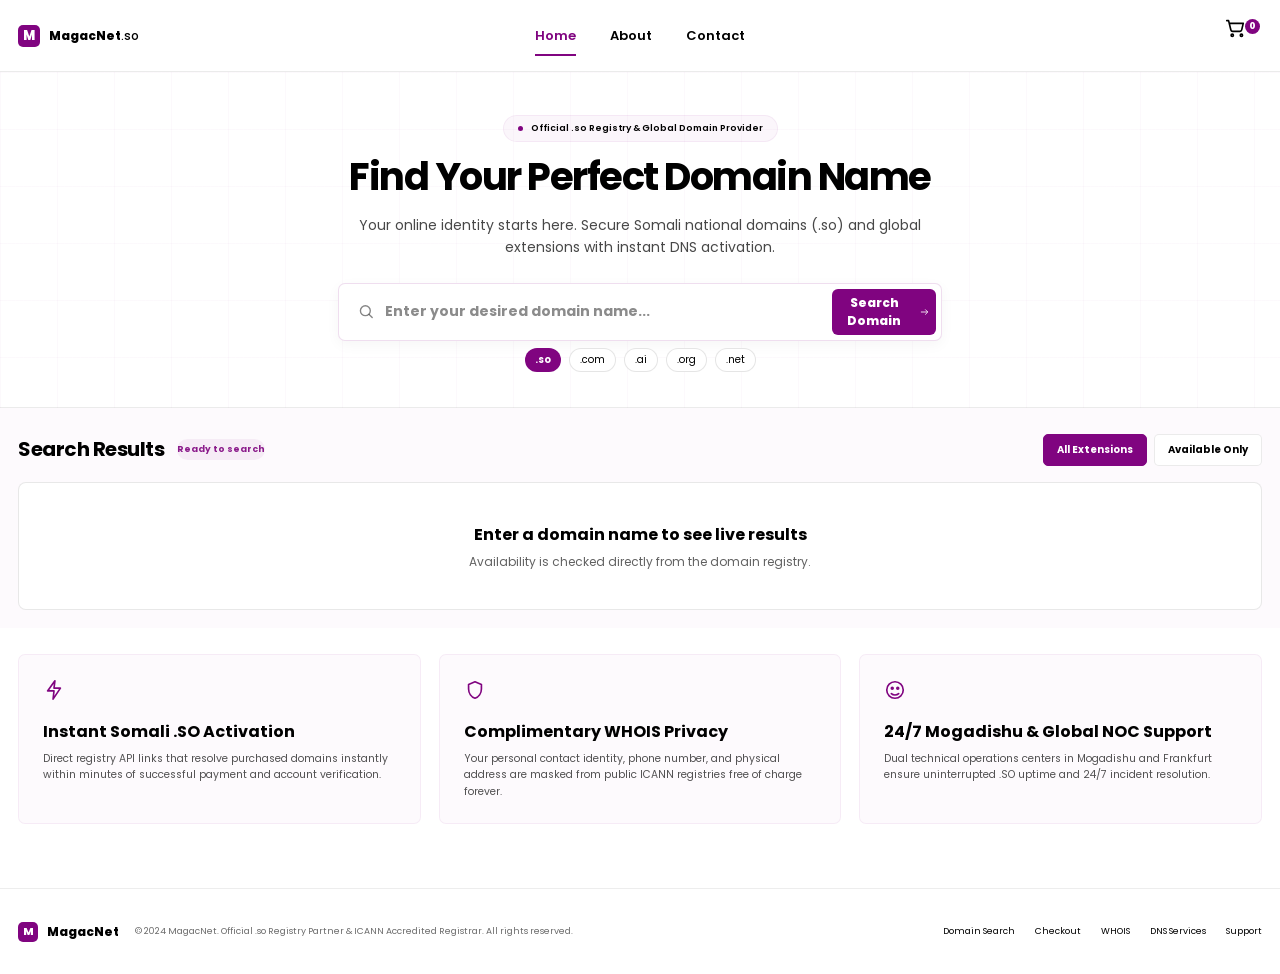
<file: INDEX.HTML>
<!DOCTYPE html>
<html lang="en">
<head>
    <meta charset="UTF-8">
    <meta name="viewport" content="width=device-width, initial-scale=1.0">
    <meta name="description" content="Search and register the perfect domain name with MagacNet.">
    <title>MagacNet | Domain Search and Registration</title>
    <link rel="preconnect" href="https://fonts.googleapis.com">
    <link rel="preconnect" href="https://fonts.gstatic.com" crossorigin>
    <link href="https://fonts.googleapis.com/css2?family=Poppins:wght@400;500;600;700&display=swap" rel="stylesheet">
    <link rel="stylesheet" href="style.css">
    <script src="script.js" defer></script>
</head>
<body>
    <header class="site-header">
        <div class="header-inner">
            <a class="brand" href="#" aria-label="MagacNet home">
                <span class="brand-mark">M</span>
                <span class="brand-name">MagacNet<span>.so</span></span>
            </a>

            <nav class="main-nav" aria-label="Primary navigation">
                <a class="active" href="#">Home</a>
                <a href="#about">About</a>
                <a href="#contact">Contact</a>
            </nav>

            <div class="header-actions">
                <a class="cart-button" href="cart.html" aria-label="Open shopping cart">
                    <svg viewBox="0 0 24 24" aria-hidden="true"><circle cx="9" cy="20" r="1.25"/><circle cx="19" cy="20" r="1.25"/><path d="M3 4h2l2.5 10.2a2 2 0 0 0 2 1.5h7.8a2 2 0 0 0 2-1.6L21 7H6"/></svg>
                    <span class="cart-count" id="cart-count">0</span>
                </a>
            </div>
        </div>
    </header>

    <main>
        <section class="hero" aria-labelledby="hero-title">
            <div class="hero-inner">
                <p class="provider-badge"><span></span> Official .so Registry &amp; Global Domain Provider</p>
                <h1 id="hero-title">Find Your Perfect Domain Name</h1>
                <p class="hero-copy">Your online identity starts here. Secure Somali national domains (.so) and global<br class="desktop-break"> extensions with instant DNS activation.</p>

                <form class="domain-search" id="domain-search-form" action="#results" method="get">
                    <label class="search-field">
                        <svg viewBox="0 0 24 24" aria-hidden="true"><circle cx="11" cy="11" r="6.5"/><path d="m16 16 4 4"/></svg>
                        <span class="sr-only">Domain name</span>
                        <input id="domain-input" type="text" name="domain" placeholder="Enter your desired domain name..." aria-label="Enter a domain name" autocomplete="off">
                    </label>
                    <button class="search-button" id="search-button" type="submit"><span>Search Domain</span>
                        <svg viewBox="0 0 24 24" aria-hidden="true"><path d="M5 12h13M14 7l5 5-5 5"/></svg>
                    </button>
                </form>

                <div class="popular-domains" aria-label="Popular domain extensions">
                    <button class="extension-button" type="button">.so</button>
                    <button type="button">.com</button>
                    <button type="button">.ai</button>
                    <button type="button">.org</button>
                    <button type="button">.net</button>
                </div>
            </div>
        </section>

        <section class="results-section" id="results" aria-labelledby="results-title">
            <div class="results-heading">
                <div class="results-title-wrap">
                    <h2 id="results-title">Search Results</h2>
                    <span class="result-count" id="result-count">Ready to search</span>
                </div>
                <div class="filter-actions" aria-label="Result filters">
                    <button class="filter-button active" type="button" data-filter="all">All Extensions</button>
                    <button class="filter-button" type="button" data-filter="available">Available Only</button>
                </div>
            </div>

            <div class="results-list" id="results-list" aria-live="polite">
                <div class="results-state">
                    <strong>Enter a domain name to see live results</strong>
                    <span>Availability is checked directly from the domain registry.</span>
                </div>
            </div>
        </section>

        <section class="trust-section" aria-label="Service benefits">
            <article class="trust-card">
                <svg viewBox="0 0 24 24" aria-hidden="true"><path d="m13 2-8 11h7l-1 9 8-12h-7z"/></svg>
                <h2>Instant Somali .SO Activation</h2>
                <p>Direct registry API links that resolve purchased domains instantly within minutes of successful payment and account verification.</p>
            </article>
            <article class="trust-card">
                <svg viewBox="0 0 24 24" aria-hidden="true"><path d="M12 3 5 6v5c0 4.6 2.9 8.7 7 10 4.1-1.3 7-5.4 7-10V6z"/></svg>
                <h2>Complimentary WHOIS Privacy</h2>
                <p>Your personal contact identity, phone number, and physical address are masked from public ICANN registries free of charge forever.</p>
            </article>
            <article class="trust-card">
                <svg viewBox="0 0 24 24" aria-hidden="true"><circle cx="12" cy="12" r="9"/><circle cx="9" cy="10" r="1"/><circle cx="15" cy="10" r="1"/><path d="M8 16c1 1 2.2 1.5 4 1.5s3-.5 4-1.5"/></svg>
                <h2>24/7 Mogadishu &amp; Global NOC Support</h2>
                <p>Dual technical operations centers in Mogadishu and Frankfurt ensure uninterrupted .SO uptime and 24/7 incident resolution.</p>
            </article>
        </section>
    </main>

    <div class="modal-backdrop" id="domain-modal" hidden>
        <section class="domain-modal" role="dialog" aria-modal="true" aria-labelledby="modal-domain-name">
            <button class="modal-close" id="modal-close" type="button" aria-label="Close domain details">&times;</button>
            <div id="modal-content"></div>
        </section>
    </div>
    <div class="toast" id="toast" role="status" aria-live="polite" aria-hidden="true"></div>

    <footer class="site-footer" id="contact">
        <div class="footer-inner">
            <div class="footer-brand">
                <a class="brand" href="#" aria-label="MagacNet home"><span class="brand-mark">M</span><span class="brand-name">MagacNet</span></a>
                <p>© 2024 MagacNet. Official .so Registry Partner &amp; ICANN Accredited Registrar. All rights reserved.</p>
            </div>
            <nav class="footer-nav" aria-label="Footer navigation">
                <a href="#results">Domain Search</a>
                <a href="cart.html">Checkout</a>
                <a href="#">WHOIS</a>
                <a href="#">DNS Services</a>
                <a href="#contact">Support</a>
            </nav>
        </div>
    </footer>
</body>
</html>
</file>
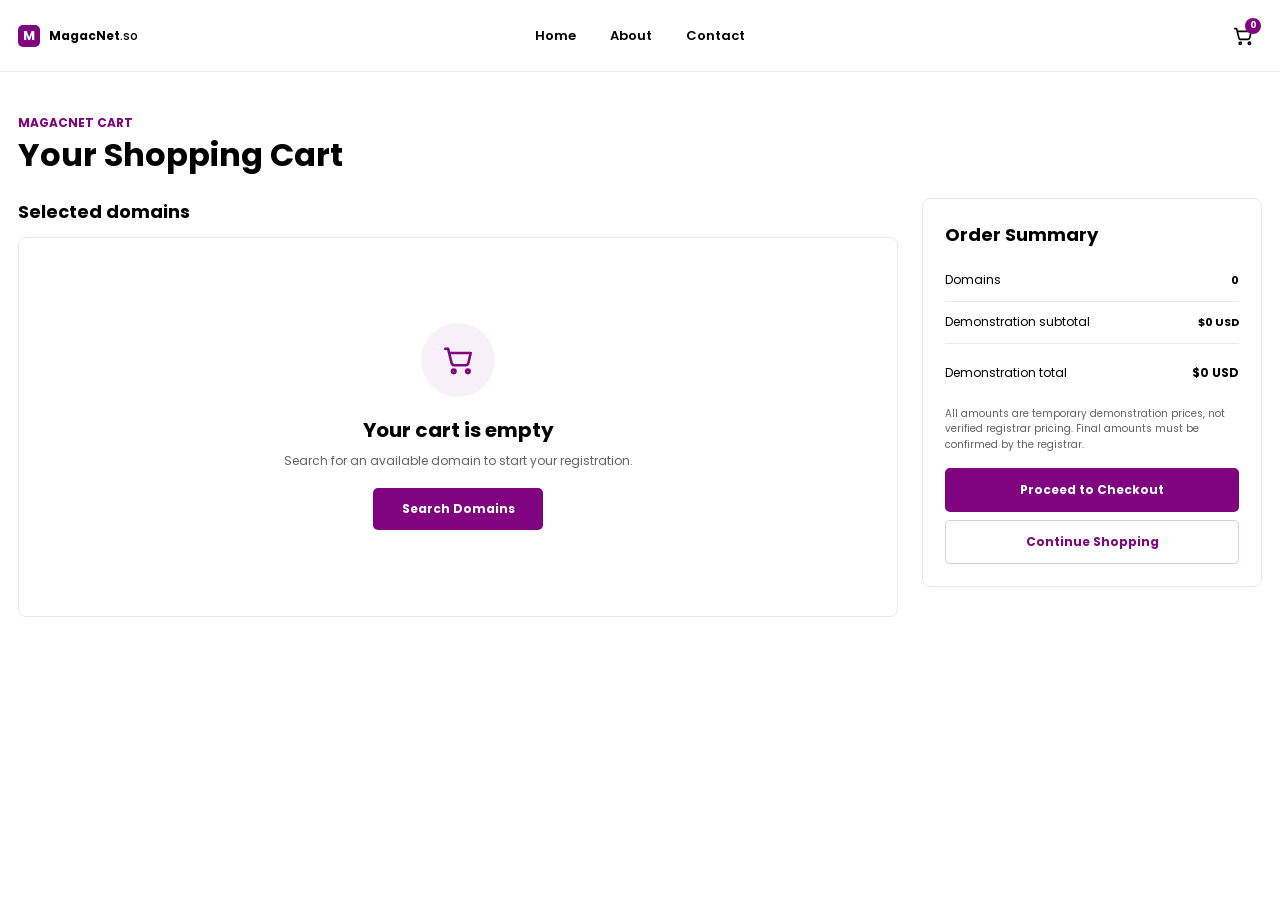
<file: cart.html>
<!DOCTYPE html>
<html lang="en">
<head>
    <meta charset="UTF-8">
    <meta name="viewport" content="width=device-width, initial-scale=1.0">
    <meta name="description" content="Review domains in your MagacNet shopping cart.">
    <title>Shopping Cart | MagacNet</title>
    <link rel="preconnect" href="https://fonts.googleapis.com">
    <link rel="preconnect" href="https://fonts.gstatic.com" crossorigin>
    <link href="https://fonts.googleapis.com/css2?family=Poppins:wght@400;500;600;700&display=swap" rel="stylesheet">
    <link rel="stylesheet" href="cart.css">
    <script src="cart.js" defer></script>
</head>
<body>
    <header class="site-header">
        <div class="header-inner">
            <a class="brand" href="index.html" aria-label="MagacNet home">
                <span class="brand-mark">M</span>
                <span class="brand-name">MagacNet<span>.so</span></span>
            </a>
            <nav class="main-nav" aria-label="Primary navigation">
                <a href="index.html">Home</a>
                <a href="index.html#about">About</a>
                <a href="index.html#contact">Contact</a>
            </nav>
            <a class="cart-button" href="cart.html" aria-label="Open shopping cart">
                <svg viewBox="0 0 24 24" aria-hidden="true"><circle cx="9" cy="20" r="1.25"/><circle cx="19" cy="20" r="1.25"/><path d="M3 4h2l2.5 10.2a2 2 0 0 0 2 1.5h7.8a2 2 0 0 0 2-1.6L21 7H6"/></svg>
                <span class="cart-count" id="cart-count">0</span>
            </a>
        </div>
    </header>

    <main class="cart-page">
        <div class="cart-heading">
            <p>MagacNet Cart</p>
            <h1>Your Shopping Cart</h1>
        </div>

        <div class="cart-layout">
            <section class="cart-items" aria-labelledby="cart-items-title">
                <h2 id="cart-items-title">Selected domains</h2>
                <div id="cart-items-list"></div>
            </section>

            <aside class="order-summary" aria-labelledby="summary-title">
                <h2 id="summary-title">Order Summary</h2>
                <div class="summary-row"><span>Domains</span><strong id="summary-count">0</strong></div>
                <div class="summary-row"><span>Demonstration subtotal</span><strong id="subtotal-amount">$0 USD</strong></div>
                <div class="summary-total"><span>Demonstration total</span><strong id="total-amount">$0 USD</strong></div>
                <p class="summary-note">All amounts are temporary demonstration prices, not verified registrar pricing. Final amounts must be confirmed by the registrar.</p>
                <a class="checkout-button" href="payment.html">Proceed to Checkout</a>
                <a class="continue-button" href="index.html">Continue Shopping</a>
            </aside>
        </div>
    </main>
</body>
</html>
</file>
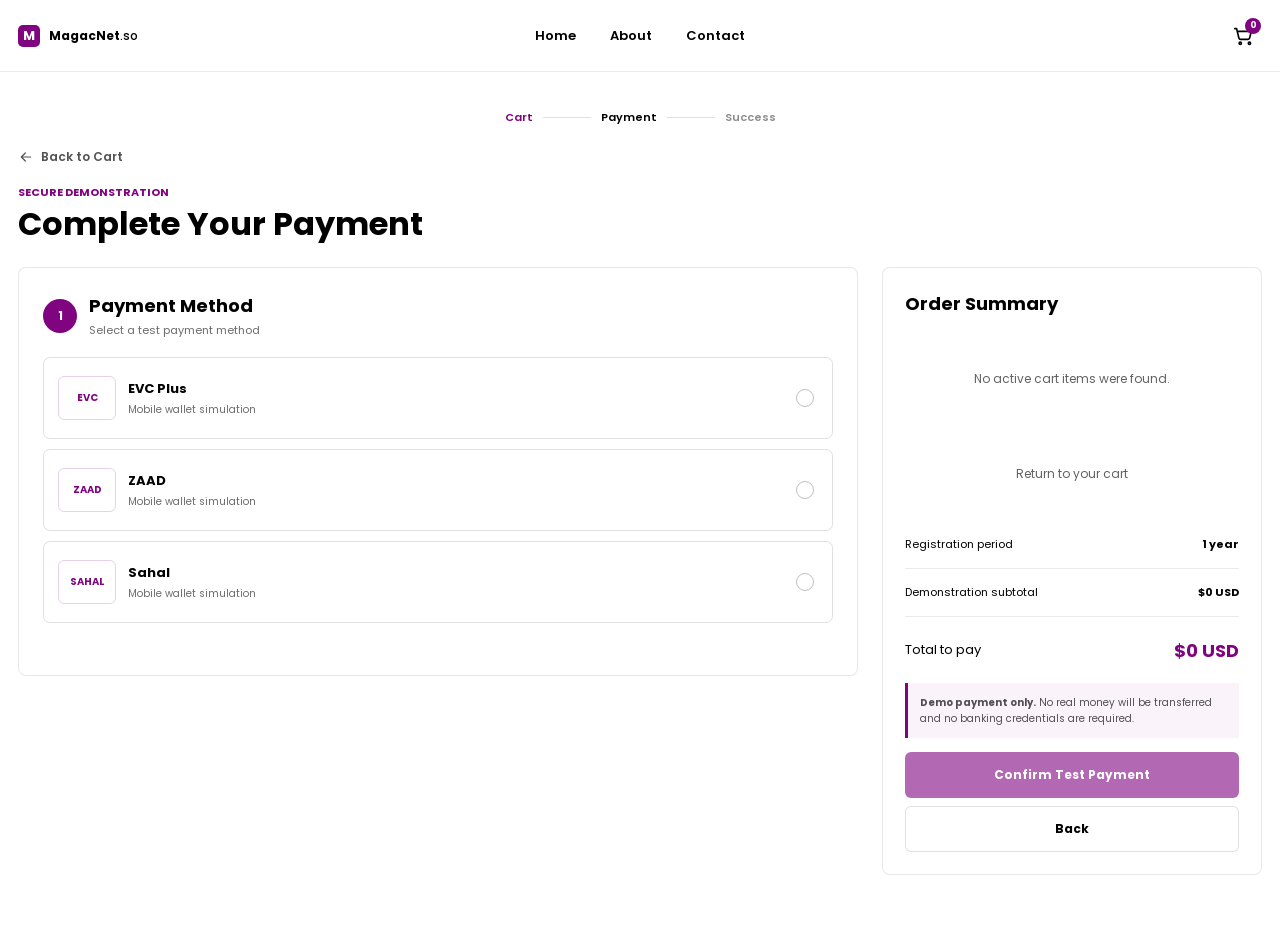
<file: payment.html>
<!DOCTYPE html>
<html lang="en">
<head>
    <meta charset="UTF-8">
    <meta name="viewport" content="width=device-width, initial-scale=1.0">
    <meta name="description" content="Complete a simulated MagacNet domain payment.">
    <title>Payment | MagacNet</title>
    <link rel="preconnect" href="https://fonts.googleapis.com">
    <link rel="preconnect" href="https://fonts.gstatic.com" crossorigin>
    <link href="https://fonts.googleapis.com/css2?family=Poppins:wght@400;500;600;700&display=swap" rel="stylesheet">
    <link rel="stylesheet" href="payment.css">
    <script src="payment.js" defer></script>
</head>
<body>
    <header class="site-header">
        <div class="header-inner">
            <a class="brand" href="index.html" aria-label="MagacNet home">
                <span class="brand-mark">M</span>
                <span class="brand-name">MagacNet<span>.so</span></span>
            </a>
            <nav class="main-nav" aria-label="Primary navigation">
                <a href="index.html">Home</a>
                <a href="index.html#about">About</a>
                <a href="index.html#contact">Contact</a>
            </nav>
            <a class="cart-button" href="cart.html" aria-label="Open shopping cart">
                <svg viewBox="0 0 24 24" aria-hidden="true"><circle cx="9" cy="20" r="1.25"/><circle cx="19" cy="20" r="1.25"/><path d="M3 4h2l2.5 10.2a2 2 0 0 0 2 1.5h7.8a2 2 0 0 0 2-1.6L21 7H6"/></svg>
                <span class="cart-count" id="cart-count">0</span>
            </a>
        </div>
    </header>

    <main class="payment-page">
        <div class="checkout-progress" aria-label="Payment progress">
            <span class="complete">Cart</span><i></i><span class="active">Payment</span><i></i><span>Success</span>
        </div>

        <div class="payment-heading">
            <a class="back-link" href="cart.html" aria-label="Back to cart">
                <svg viewBox="0 0 24 24" aria-hidden="true"><path d="M19 12H5M11 18l-6-6 6-6"/></svg>
                Back to Cart
            </a>
            <p>Secure demonstration</p>
            <h1>Complete Your Payment</h1>
        </div>

        <div class="payment-layout">
            <section class="payment-panel">
                <div class="section-heading">
                    <span>1</span>
                    <div><h2>Payment Method</h2><p>Select a test payment method</p></div>
                </div>

                <form id="payment-form" novalidate>
                    <fieldset class="payment-methods">
                        <legend class="sr-only">Choose a payment method</legend>
                        <label class="payment-method">
                            <input type="radio" name="payment-method" value="EVC Plus">
                            <span class="method-mark">EVC</span>
                            <span class="method-copy"><strong>EVC Plus</strong><small>Mobile wallet simulation</small></span>
                            <span class="radio-mark" aria-hidden="true"></span>
                        </label>
                        <label class="payment-method">
                            <input type="radio" name="payment-method" value="ZAAD">
                            <span class="method-mark">ZAAD</span>
                            <span class="method-copy"><strong>ZAAD</strong><small>Mobile wallet simulation</small></span>
                            <span class="radio-mark" aria-hidden="true"></span>
                        </label>
                        <label class="payment-method">
                            <input type="radio" name="payment-method" value="Sahal">
                            <span class="method-mark">SAHAL</span>
                            <span class="method-copy"><strong>Sahal</strong><small>Mobile wallet simulation</small></span>
                            <span class="radio-mark" aria-hidden="true"></span>
                        </label>
                    </fieldset>
                    <p class="method-error" id="method-error" role="alert"></p>
                </form>
            </section>

            <aside class="order-panel" aria-labelledby="order-title">
                <h2 id="order-title">Order Summary</h2>
                <div id="payment-domains"></div>
                <div class="payment-summary-row"><span>Registration period</span><strong>1 year</strong></div>
                <div class="payment-summary-row"><span>Demonstration subtotal</span><strong id="payment-subtotal">$0 USD</strong></div>
                <div class="payment-total"><span>Total to pay</span><strong id="payment-total">$0 USD</strong></div>
                <p class="demo-notice"><strong>Demo payment only.</strong> No real money will be transferred and no banking credentials are required.</p>
                <button class="pay-button" id="pay-button" type="button">Confirm Test Payment</button>
                <a class="back-button" href="cart.html">Back</a>
            </aside>
        </div>
    </main>
</body>
</html>
</file>
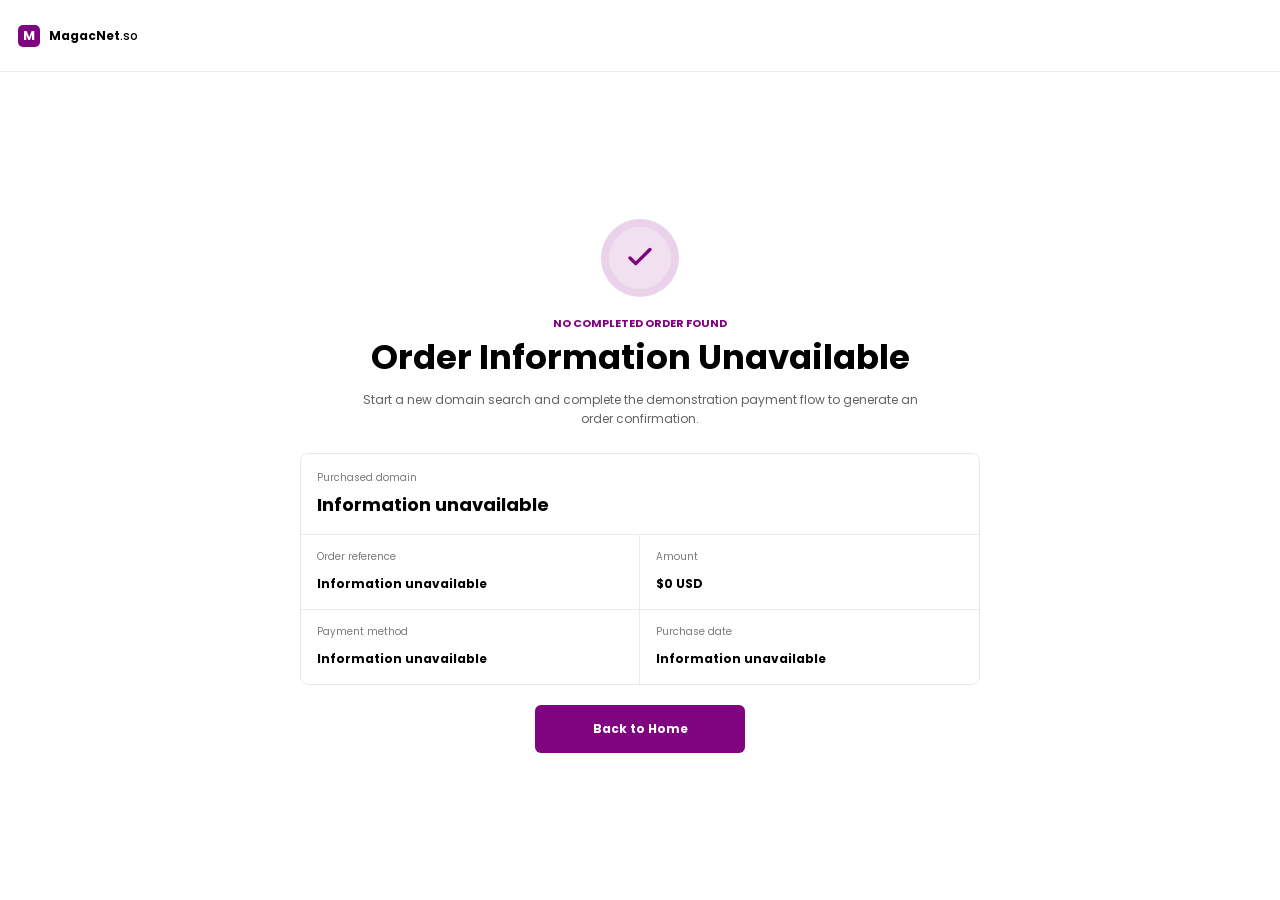
<file: success.html>
<!DOCTYPE html>
<html lang="en">
<head>
    <meta charset="UTF-8">
    <meta name="viewport" content="width=device-width, initial-scale=1.0">
    <meta name="description" content="MagacNet demonstration payment confirmation.">
    <title>Payment Successful | MagacNet</title>
    <link rel="preconnect" href="https://fonts.googleapis.com">
    <link rel="preconnect" href="https://fonts.gstatic.com" crossorigin>
    <link href="https://fonts.googleapis.com/css2?family=Poppins:wght@400;500;600;700&display=swap" rel="stylesheet">
    <link rel="stylesheet" href="success.css">
    <script src="success.js" defer></script>
</head>
<body>
    <header class="site-header">
        <div class="header-inner">
            <a class="brand" href="index.html" aria-label="MagacNet home">
                <span class="brand-mark">M</span>
                <span class="brand-name">MagacNet<span>.so</span></span>
            </a>
        </div>
    </header>

    <main class="success-page">
        <section class="success-card" aria-labelledby="success-title">
            <div class="success-icon" aria-hidden="true">
                <svg viewBox="0 0 24 24"><path d="m5 12 4 4L19 6"/></svg>
            </div>
            <p class="success-label">Demonstration complete</p>
            <h1 id="success-title">Payment Successful!</h1>
            <p class="success-message">Your test domain order has been completed successfully. No real payment was transferred and no domain registration has been submitted to a registrar.</p>

            <div class="order-details">
                <div class="detail-domain">
                    <span>Purchased domain</span>
                    <strong id="success-domain">Information unavailable</strong>
                </div>
                <div class="detail-grid">
                    <div><span>Order reference</span><strong id="success-reference">Information unavailable</strong></div>
                    <div><span>Amount</span><strong id="success-amount">$0 USD</strong></div>
                    <div><span>Payment method</span><strong id="success-method">Information unavailable</strong></div>
                    <div><span>Purchase date</span><strong id="success-date">Information unavailable</strong></div>
                </div>
            </div>

            <a class="home-button" id="back-home" href="index.html">Back to Home</a>
        </section>
    </main>
</body>
</html>
</file>
<file: style.css>
:root {
    --purple: #800480;
    --white: #FFFFFF;
    --black: #000000;
}

* { box-sizing: border-box; }
html { scroll-behavior: smooth; }
body {
    margin: 0;
    min-width: 320px;
    color: var(--black);
    background: var(--white);
    font-family: "Poppins", sans-serif;
    font-size: 14px;
}
button, input { font: inherit; }
button, a { -webkit-tap-highlight-color: transparent; }
button { cursor: pointer; }
a { color: inherit; text-decoration: none; }
svg { fill: none; stroke: currentColor; stroke-width: 1.8; stroke-linecap: round; stroke-linejoin: round; }
.sr-only { position: absolute; width: 1px; height: 1px; padding: 0; margin: -1px; overflow: hidden; clip: rect(0, 0, 0, 0); white-space: nowrap; border: 0; }

.site-header {
    height: 72px;
    background: var(--white);
    border-bottom: 1px solid rgba(0, 0, 0, 0.08);
}
.header-inner {
    max-width: 1440px;
    height: 100%;
    margin: 0 auto;
    padding: 0 18px;
    display: grid;
    grid-template-columns: 1fr auto 1fr;
    align-items: center;
}
.brand { display: inline-flex; align-items: center; gap: 9px; }
.brand-mark {
    width: 22px;
    height: 22px;
    display: inline-grid;
    place-items: center;
    border-radius: 5px;
    color: var(--white);
    background: var(--purple);
    font-size: 13px;
    font-weight: 800;
}
.brand-name { font-size: 12px; font-weight: 800; }
.brand-name span { font-weight: 500; }
.main-nav { display: flex; align-items: center; gap: 34px; font-size: 13px; font-weight: 600; }
.main-nav a { height: 72px; display: inline-flex; align-items: center; position: relative; }
.main-nav a.active { color: var(--purple); }
.main-nav a.active::after {
    content: "";
    position: absolute;
    left: 0;
    right: 0;
    bottom: 16px;
    height: 2px;
    background: var(--purple);
}
.header-actions { justify-self: end; display: flex; align-items: center; gap: 11px; }
.cart-button { width: 38px; height: 38px; border: 0; background: transparent; color: var(--black); position: relative; }
.cart-button svg { width: 22px; height: 22px; }
.cart-count {
    position: absolute;
    right: 2px;
    top: 2px;
    width: 15px;
    height: 15px;
    display: grid;
    place-items: center;
    border-radius: 50%;
    background: var(--purple);
    color: var(--white);
    font-size: 9px;
    font-weight: 800;
}
.register-button {
    min-width: 86px;
    height: 36px;
    display: inline-grid;
    place-items: center;
    border-radius: 5px;
    background: var(--purple);
    color: var(--white);
    font-size: 12px;
    font-weight: 700;
}

.hero {
    height: 336px;
    border-bottom: 1px solid rgba(0, 0, 0, 0.08);
    background:
        linear-gradient(rgba(128, 4, 128, 0.025) 1px, transparent 1px),
        linear-gradient(90deg, rgba(128, 4, 128, 0.025) 1px, transparent 1px),
        var(--white);
    background-size: 57px 57px;
}
.hero-inner { height: 100%; display: flex; flex-direction: column; align-items: center; text-align: center; padding-top: 43px; }
.provider-badge {
    height: 27px;
    margin: 0 0 14px;
    padding: 0 14px;
    display: inline-flex;
    align-items: center;
    gap: 8px;
    border: 1px solid rgba(128, 4, 128, 0.06);
    border-radius: 999px;
    background: rgba(128, 4, 128, 0.035);
    font-size: 9px;
    font-weight: 600;
}
.provider-badge span { width: 5px; height: 5px; border-radius: 50%; background: var(--purple); }
.hero h1 { margin: 0; font-size: clamp(32px, 3vw, 40px); line-height: 1.08; letter-spacing: -1.5px; }
.hero-copy { margin: 18px 0 24px; color: rgba(0, 0, 0, 0.72); font-size: 14px; line-height: 1.55; }
.domain-search {
    width: 604px;
    height: 58px;
    padding: 5px;
    display: flex;
    align-items: stretch;
    border: 1px solid rgba(128, 4, 128, 0.13);
    border-radius: 7px;
    background: var(--white);
    box-shadow: 0 4px 14px rgba(0, 0, 0, 0.04);
}
.search-field { flex: 1; min-width: 0; display: flex; align-items: center; padding-left: 13px; }
.search-field svg { width: 19px; height: 19px; color: rgba(0, 0, 0, 0.48); }
.search-field input { width: 100%; height: 100%; border: 0; outline: 0; padding: 0 10px; color: var(--purple); font-size: 14px; font-weight: 700; }
.search-field input::placeholder { color: var(--black); opacity: 0.45; }
.search-button {
    width: 104px;
    border: 0;
    border-radius: 6px;
    display: inline-flex;
    align-items: center;
    justify-content: center;
    gap: 8px;
    color: var(--white);
    background: var(--purple);
    font-size: 12px;
    font-weight: 800;
}
.search-button svg { width: 16px; height: 16px; }
.popular-domains { height: 38px; display: flex; align-items: center; gap: 8px; }
.popular-domains button {
    height: 24px;
    padding: 0 10px;
    border: 1px solid rgba(0, 0, 0, 0.1);
    border-radius: 999px;
    background: var(--white);
    font-size: 10px;
}
.popular-domains .extension-button { border: 0; color: var(--white); background: var(--purple); font-weight: 700; }

.results-section { padding: 26px 18px 18px; background: rgba(128, 4, 128, 0.018); }
.results-heading { max-width: 1440px; height: 38px; margin: 0 auto 10px; display: flex; align-items: flex-start; justify-content: space-between; }
.results-title-wrap { display: flex; align-items: center; gap: 13px; }
.results-title-wrap h2 { margin: 0; font-size: 20px; line-height: 30px; letter-spacing: -0.5px; }
.results-title-wrap h2 span { color: var(--purple); }
.result-count { min-width: 74px; height: 21px; display: grid; place-items: center; border-radius: 999px; background: rgba(128, 4, 128, 0.055); color: rgba(128, 4, 128, 0.9); font-size: 9px; font-weight: 700; }
.filter-actions { display: flex; gap: 7px; }
.filter-button { height: 32px; padding: 0 13px; border: 1px solid rgba(0, 0, 0, 0.08); border-radius: 5px; background: var(--white); font-size: 10px; font-weight: 700; }
.filter-button.active { border-color: var(--purple); background: var(--purple); color: var(--white); }
.filter-button svg { width: 11px; height: 11px; margin-left: 5px; vertical-align: middle; }
.results-list { max-width: 1440px; margin: 0 auto; display: grid; gap: 13px; }
.domain-result {
    min-height: 94px;
    padding: 12px 17px 12px 20px;
    display: grid;
    grid-template-columns: 62px minmax(240px, 1fr) 190px 116px;
    align-items: center;
    border: 1px solid rgba(0, 0, 0, 0.09);
    border-radius: 7px;
    background: var(--white);
}
.domain-result.featured { border: 2px solid var(--purple); }
.extension-box {
    width: 44px;
    height: 44px;
    display: grid;
    place-items: center;
    border-radius: 6px;
    background: rgba(128, 4, 128, 0.055);
    font-size: 11px;
    font-weight: 800;
}
.domain-info { min-width: 0; }
.domain-name-row { display: flex; align-items: center; gap: 7px; }
.domain-name-row h3 { margin: 0 0 3px; font-size: 18px; line-height: 1.15; }
.status { height: 20px; padding: 0 8px; display: inline-flex; align-items: center; border-radius: 999px; border: 1px solid rgba(128, 4, 128, 0.12); color: var(--purple); font-size: 8px; font-weight: 800; }
.status.taken { border-color: rgba(0, 0, 0, 0.12); }
.domain-info p { margin: 0; color: rgba(0, 0, 0, 0.68); font-size: 10px; line-height: 1.45; }
.domain-price, .premium-copy { justify-self: center; text-align: right; display: flex; flex-direction: column; }
.domain-price strong { font-size: 18px; line-height: 1; }
.domain-price span, .premium-copy span { margin-top: 5px; font-size: 9px; }
.premium-copy strong { font-size: 12px; }
.cart-action, .outline-action {
    height: 38px;
    border: 0;
    border-radius: 5px;
    display: inline-flex;
    align-items: center;
    justify-content: center;
    gap: 7px;
    color: var(--white);
    background: var(--purple);
    font-size: 12px;
    font-weight: 800;
}
.cart-action svg, .outline-action svg { width: 15px; height: 15px; }
.outline-action { border: 1px solid rgba(0, 0, 0, 0.09); color: var(--black); background: var(--white); }

.trust-section {
    max-width: 1440px;
    margin: 0 auto;
    padding: 26px 18px 64px;
    display: grid;
    grid-template-columns: repeat(3, 1fr);
    gap: 18px;
}
.trust-card { min-height: 170px; padding: 24px 24px 20px; border: 1px solid rgba(128, 4, 128, 0.06); border-radius: 7px; background: rgba(128, 4, 128, 0.018); }
.trust-card svg { width: 22px; height: 22px; margin-bottom: 15px; color: var(--purple); }
.trust-card h2 { margin: 0 0 9px; font-size: 16px; line-height: 1.25; }
.trust-card p { margin: 0; color: rgba(0, 0, 0, 0.68); font-size: 10.5px; line-height: 1.55; }

.site-footer { height: 86px; border-top: 1px solid rgba(0, 0, 0, 0.07); }
.footer-inner { max-width: 1440px; height: 100%; margin: 0 auto; padding: 0 18px; display: flex; align-items: center; justify-content: space-between; }
.footer-brand { display: flex; align-items: center; gap: 16px; }
.footer-brand .brand-mark { width: 20px; height: 20px; font-size: 11px; }
.footer-brand p { max-width: 520px; margin: 0; color: rgba(0, 0, 0, 0.58); font-size: 9px; line-height: 1.7; }
.footer-nav { display: flex; flex-wrap: wrap; justify-content: flex-end; gap: 20px; font-size: 9px; }

/* Dynamic search states */
.result-actions { display: grid; grid-template-columns: 1fr 1fr; gap: 8px; }
.details-action, .modal-cart-button {
    height: 38px;
    border: 1px solid rgba(0, 0, 0, 0.12);
    border-radius: 5px;
    background: var(--white);
    color: var(--black);
    font-size: 11px;
    font-weight: 700;
}
.cart-action:disabled, .modal-cart-button:disabled { opacity: 0.58; cursor: default; }
.modal-backdrop {
    position: fixed;
    inset: 0;
    z-index: 100;
    display: grid;
    place-items: center;
    padding: 20px;
    background: rgba(0, 0, 0, 0.42);
}
.modal-backdrop[hidden] { display: none; }
.modal-open { overflow: hidden; }
.domain-modal {
    position: relative;
    width: min(620px, 100%);
    max-height: calc(100vh - 40px);
    overflow-y: auto;
    padding: 34px;
    border-radius: 8px;
    background: var(--white);
    box-shadow: 0 20px 50px rgba(0, 0, 0, 0.18);
}
.modal-close {
    position: absolute;
    right: 16px;
    top: 12px;
    width: 36px;
    height: 36px;
    border: 0;
    background: transparent;
    color: var(--black);
    font-size: 28px;
    line-height: 1;
}
.modal-eyebrow { margin: 0 0 5px; color: var(--purple); font-size: 12px; font-weight: 700; text-transform: uppercase; }
.domain-modal h2 { margin: 0; font-size: 28px; overflow-wrap: anywhere; }
.modal-status-row { margin-top: 12px; display: flex; align-items: center; gap: 10px; }
.details-grid { margin: 24px 0 20px; display: grid; grid-template-columns: 1fr 1fr; gap: 10px; }
.details-grid div { min-height: 88px; padding: 14px; border: 1px solid rgba(0, 0, 0, 0.09); border-radius: 6px; }
.details-grid dt { margin-bottom: 7px; font-size: 11px; font-weight: 700; }
.details-grid dd { margin: 0; color: rgba(0, 0, 0, 0.68); font-size: 12px; line-height: 1.55; }
.modal-cart-button { width: 150px; border: 0; color: var(--white); background: var(--purple); }
.toast {
    position: fixed;
    right: 24px;
    bottom: 24px;
    z-index: 120;
    max-width: calc(100vw - 48px);
    padding: 13px 18px;
    border-radius: 6px;
    color: var(--white);
    background: var(--purple);
    box-shadow: 0 12px 30px rgba(0, 0, 0, 0.16);
    font-size: 12px;
    font-weight: 600;
    transform: translateY(20px);
    opacity: 0;
    pointer-events: none;
    transition: 180ms ease;
}
.toast.visible { transform: translateY(0); opacity: 1; }

.results-state {
    min-height: 128px;
    display: flex;
    flex-direction: column;
    align-items: center;
    justify-content: center;
    gap: 6px;
    border: 1px solid rgba(0, 0, 0, 0.09);
    border-radius: 8px;
    background: var(--white);
    text-align: center;
}
.results-state strong { font-size: 16px; }
.results-state span { color: rgba(0, 0, 0, 0.62); font-size: 12px; }
.error-state { border-color: var(--purple); }
.error-state strong { color: var(--purple); }
.loading-spinner {
    width: 28px;
    height: 28px;
    margin-bottom: 4px;
    border: 3px solid rgba(128, 4, 128, 0.16);
    border-top-color: var(--purple);
    border-radius: 50%;
    animation: spin 0.8s linear infinite;
}
@keyframes spin { to { transform: rotate(360deg); } }
.search-button.loading svg { display: none; }
.search-button:disabled { opacity: 0.72; cursor: wait; }
.status.available { color: var(--white); background: var(--purple); border-color: var(--purple); }
.status.unavailable { color: var(--black); background: rgba(0, 0, 0, 0.06); border-color: rgba(0, 0, 0, 0.1); }
.status.unknown { color: var(--black); background: var(--white); border-color: rgba(0, 0, 0, 0.18); }
.domain-result.featured { box-shadow: 0 7px 20px rgba(128, 4, 128, 0.08); }

@media (max-width: 900px) {
    .header-inner { grid-template-columns: 1fr auto; }
    .main-nav { display: none; }
    .hero { height: 350px; }
    .hero-inner { padding-left: 20px; padding-right: 20px; }
    .domain-search { width: min(604px, 100%); }
    .results-section { padding-left: 16px; padding-right: 16px; }
    .domain-result { grid-template-columns: 62px minmax(180px, 1fr) 130px 110px; }
    .trust-section { padding-left: 16px; padding-right: 16px; }
}

@media (max-width: 680px) {
    .site-header { height: 64px; }
    .header-inner { padding: 0 14px; }
    .brand-name { font-size: 13px; }
    .header-actions { gap: 4px; }
    .register-button { min-width: 76px; height: 34px; }
    .hero { height: auto; min-height: 380px; }
    .hero-inner { padding: 42px 14px 34px; }
    .provider-badge { max-width: 94%; font-size: 8px; }
    .hero h1 { max-width: 360px; font-size: 34px; }
    .hero-copy { margin-bottom: 22px; font-size: 13px; }
    .desktop-break { display: none; }
    .domain-search { height: 56px; }
    .search-button { width: 92px; }
    .popular-domains { width: 100%; margin-top: 8px; overflow-x: auto; justify-content: flex-start; }
    .popular-domains button { flex: 0 0 auto; }
    .results-section { padding: 20px 12px 12px; }
    .results-heading { height: auto; margin-bottom: 12px; flex-direction: column; gap: 12px; }
    .results-title-wrap h2 { font-size: 17px; }
    .filter-actions { width: 100%; overflow-x: auto; }
    .filter-button { flex: 0 0 auto; }
    .domain-result { min-height: 112px; padding: 12px; grid-template-columns: 54px minmax(0, 1fr) auto; }
    .extension-box { width: 42px; }
    .domain-price { grid-column: 2; justify-self: start; text-align: left; margin-top: 10px; }
    .premium-copy { grid-column: 2; justify-self: start; text-align: left; margin-top: 8px; }
    .cart-action, .outline-action { grid-column: 3; grid-row: 1 / span 2; width: 104px; }
    .domain-name-row { flex-wrap: wrap; }
    .domain-name-row h3 { font-size: 16px; }
    .trust-section { grid-template-columns: 1fr; padding: 16px 12px 32px; gap: 10px; }
    .trust-card { min-height: 150px; }
    .site-footer { height: auto; }
    .footer-inner { min-height: 120px; padding: 20px 14px; flex-direction: column; align-items: flex-start; justify-content: center; gap: 14px; }
    .footer-brand { align-items: flex-start; }
    .footer-brand p { max-width: 260px; }
    .footer-nav { justify-content: flex-start; gap: 12px 18px; }
}

@media (max-width: 680px) {
    .domain-result { grid-template-columns: 50px minmax(0, 1fr); }
    .result-actions { grid-column: 2; grid-template-columns: 1fr 1fr; width: 100%; margin-top: 10px; }
    .result-actions .cart-action, .result-actions .details-action { width: 100%; }
    .domain-modal { padding: 28px 18px 20px; }
    .details-grid { grid-template-columns: 1fr; }
    .domain-modal h2 { padding-right: 32px; font-size: 22px; }
}

@media (max-width: 430px) {
    .cart-button { width: 34px; }
    .register-button { min-width: 68px; }
    .provider-badge { white-space: nowrap; }
    .hero h1 { font-size: 31px; letter-spacing: -1px; }
    .domain-search { height: 54px; }
    .search-button { width: 80px; gap: 4px; }
    .domain-result { grid-template-columns: 50px minmax(0, 1fr); }
    .domain-price, .premium-copy { grid-column: 2; }
    .cart-action, .outline-action { grid-column: 2; grid-row: auto; width: 112px; justify-self: end; margin-top: -36px; }
}
</file>
<file: cart.css>
:root {
    --purple: #800480;
    --white: #FFFFFF;
    --black: #000000;
}
* { box-sizing: border-box; }
html { scroll-behavior: smooth; }
body { margin: 0; min-width: 320px; color: var(--black); background: var(--white); font-family: "Poppins", sans-serif; }
button, a { font-family: inherit; }
a { color: inherit; text-decoration: none; }
svg { fill: none; stroke: currentColor; stroke-width: 1.8; stroke-linecap: round; stroke-linejoin: round; }
.site-header { height: 72px; border-bottom: 1px solid rgba(0, 0, 0, 0.08); background: var(--white); }
.header-inner { max-width: 1440px; height: 100%; margin: 0 auto; padding: 0 18px; display: grid; grid-template-columns: 1fr auto 1fr; align-items: center; }
.brand { display: inline-flex; align-items: center; gap: 9px; }
.brand-mark { width: 22px; height: 22px; display: inline-grid; place-items: center; border-radius: 5px; color: var(--white); background: var(--purple); font-size: 13px; font-weight: 700; }
.brand-name { font-size: 12px; font-weight: 700; }
.brand-name span { font-weight: 500; }
.main-nav { display: flex; gap: 34px; font-size: 13px; font-weight: 600; }
.main-nav a:hover { color: var(--purple); }
.cart-button { position: relative; justify-self: end; width: 38px; height: 38px; display: grid; place-items: center; }
.cart-button svg { width: 22px; height: 22px; }
.cart-count { position: absolute; right: 1px; top: 1px; width: 16px; height: 16px; display: grid; place-items: center; border-radius: 50%; color: var(--white); background: var(--purple); font-size: 9px; font-weight: 700; }
.cart-page { max-width: 1440px; min-height: calc(100vh - 72px); margin: 0 auto; padding: 42px 18px 70px; }
.cart-heading p { margin: 0 0 5px; color: var(--purple); font-size: 12px; font-weight: 700; text-transform: uppercase; }
.cart-heading h1 { margin: 0 0 24px; font-size: 32px; line-height: 1.15; }
.cart-layout { display: grid; grid-template-columns: minmax(0, 1fr) 340px; gap: 24px; align-items: start; }
.cart-items { min-width: 0; }
.cart-items h2, .order-summary h2 { margin: 0 0 12px; font-size: 18px; }
.cart-item { min-height: 104px; margin-bottom: 12px; padding: 16px; display: grid; grid-template-columns: 54px minmax(0, 1fr) 150px 110px; align-items: center; gap: 12px; border: 1px solid rgba(0, 0, 0, 0.09); border-radius: 8px; }
.extension-box { width: 48px; height: 48px; display: grid; place-items: center; border-radius: 6px; color: var(--purple); background: rgba(128, 4, 128, 0.06); font-size: 11px; font-weight: 700; }
.cart-domain { min-width: 0; }
.cart-domain h3 { margin: 0 0 7px; font-size: 17px; overflow-wrap: anywhere; }
.status { height: 22px; padding: 0 9px; display: inline-flex; align-items: center; border-radius: 999px; color: var(--white); background: var(--purple); font-size: 9px; font-weight: 700; text-transform: uppercase; }
.price-info { text-align: right; }
.price-info strong { display: block; font-size: 12px; }
.price-info span { display: block; margin-top: 4px; color: rgba(0, 0, 0, 0.62); font-size: 10px; }
.remove-button { height: 38px; border: 1px solid rgba(0, 0, 0, 0.12); border-radius: 5px; color: var(--black); background: var(--white); font-size: 11px; font-weight: 700; }
.remove-button:hover { border-color: var(--purple); color: var(--purple); }
.order-summary { position: sticky; top: 24px; padding: 22px; border: 1px solid rgba(0, 0, 0, 0.09); border-radius: 8px; }
.summary-row, .summary-total { min-height: 42px; display: flex; align-items: center; justify-content: space-between; gap: 12px; border-bottom: 1px solid rgba(0, 0, 0, 0.08); font-size: 12px; }
.summary-row strong { font-size: 11px; }
.summary-total { min-height: 58px; border-bottom: 0; }
.summary-total strong { max-width: 150px; text-align: right; font-size: 12px; }
.summary-note { margin: 4px 0 16px; color: rgba(0, 0, 0, 0.62); font-size: 10px; line-height: 1.55; }
.checkout-button, .continue-button { width: 100%; height: 44px; display: flex; align-items: center; justify-content: center; border-radius: 5px; font-size: 12px; font-weight: 700; }
 .checkout-button { color: var(--white); background: var(--purple); cursor: pointer; }
.continue-button { margin-top: 8px; border: 1px solid rgba(128, 4, 128, 0.22); color: var(--purple); background: var(--white); }
.empty-cart { min-height: 380px; display: flex; flex-direction: column; align-items: center; justify-content: center; border: 1px solid rgba(0, 0, 0, 0.09); border-radius: 8px; text-align: center; }
.empty-icon { width: 74px; height: 74px; margin-bottom: 18px; display: grid; place-items: center; border-radius: 50%; color: var(--purple); background: rgba(128, 4, 128, 0.06); }
.empty-icon svg { width: 34px; height: 34px; }
.empty-cart h3 { margin: 0 0 7px; font-size: 20px; }
.empty-cart p { margin: 0 0 18px; color: rgba(0, 0, 0, 0.62); font-size: 12px; }
.empty-cart a { width: 170px; height: 42px; display: grid; place-items: center; border-radius: 5px; color: var(--white); background: var(--purple); font-size: 12px; font-weight: 700; }
@media (max-width: 900px) {
    .cart-layout { grid-template-columns: minmax(0, 1fr) 300px; }
    .cart-item { grid-template-columns: 54px minmax(0, 1fr) 110px; }
    .price-info { grid-column: 2; text-align: left; }
    .remove-button { grid-column: 3; grid-row: 1 / span 2; }
}
@media (max-width: 680px) {
    .site-header { height: 64px; }
    .header-inner { grid-template-columns: 1fr auto; padding: 0 14px; }
    .main-nav { display: none; }
    .cart-page { padding: 28px 12px 40px; }
    .cart-heading h1 { font-size: 26px; }
    .cart-layout { grid-template-columns: 1fr; }
    .order-summary { position: static; }
    .cart-item { grid-template-columns: 48px minmax(0, 1fr); }
    .extension-box { width: 44px; height: 44px; }
    .price-info { grid-column: 2; text-align: left; }
    .remove-button { grid-column: 2; width: 110px; margin-top: 6px; }
}
</file>
<file: payment.css>
:root { --purple:#800480; --white:#FFFFFF; --black:#000000; }
* { box-sizing:border-box; }
html { scroll-behavior:smooth; }
body { margin:0; min-width:320px; color:var(--black); background:var(--white); font-family:"Poppins",sans-serif; }
button, input { font-family:inherit; }
a { color:inherit; text-decoration:none; }
svg { fill:none; stroke:currentColor; stroke-width:1.8; stroke-linecap:round; stroke-linejoin:round; }
.sr-only { position:absolute; width:1px; height:1px; margin:-1px; overflow:hidden; clip:rect(0,0,0,0); }
.site-header { height:72px; border-bottom:1px solid rgba(0,0,0,.08); }
.header-inner { max-width:1440px; height:100%; margin:auto; padding:0 18px; display:grid; grid-template-columns:1fr auto 1fr; align-items:center; }
.brand { display:inline-flex; align-items:center; gap:9px; }
.brand-mark { width:22px; height:22px; display:grid; place-items:center; border-radius:5px; background:var(--purple); color:var(--white); font-size:13px; font-weight:700; }
.brand-name { font-size:12px; font-weight:700; }
.brand-name span { font-weight:500; }
.main-nav { display:flex; gap:34px; font-size:13px; font-weight:600; }
.cart-button { position:relative; justify-self:end; width:38px; height:38px; display:grid; place-items:center; }
.cart-button svg { width:22px; height:22px; }
.cart-count { position:absolute; right:1px; top:1px; width:16px; height:16px; display:grid; place-items:center; border-radius:50%; background:var(--purple); color:var(--white); font-size:9px; font-weight:700; }
.payment-page { max-width:1440px; margin:auto; padding:24px 18px 70px; }
.checkout-progress { height:42px; display:flex; align-items:center; justify-content:center; gap:10px; color:rgba(0,0,0,.45); font-size:11px; font-weight:600; }
.checkout-progress span.complete { color:var(--purple); }
.checkout-progress span.active { color:var(--black); }
.checkout-progress i { width:48px; height:1px; background:rgba(0,0,0,.12); }
.payment-heading { margin:10px 0 24px; }
.back-link { width:max-content; margin-bottom:18px; display:flex; align-items:center; gap:7px; color:rgba(0,0,0,.68); font-size:12px; font-weight:600; }
.back-link svg { width:16px; height:16px; }
.payment-heading p { margin:0 0 4px; color:var(--purple); font-size:11px; font-weight:700; text-transform:uppercase; }
.payment-heading h1 { margin:0; font-size:32px; line-height:1.2; }
.payment-layout { display:grid; grid-template-columns:minmax(0,1fr) 380px; gap:24px; align-items:start; }
.payment-panel, .order-panel { border:1px solid rgba(0,0,0,.09); border-radius:8px; background:var(--white); }
.payment-panel { padding:24px; }
.section-heading { margin-bottom:18px; display:flex; align-items:center; gap:12px; }
.section-heading > span { width:34px; height:34px; display:grid; place-items:center; border-radius:50%; background:var(--purple); color:var(--white); font-size:12px; font-weight:700; }
.section-heading h2 { margin:0; font-size:18px; }
.section-heading p { margin:3px 0 0; color:rgba(0,0,0,.58); font-size:11px; }
.payment-methods { margin:0; padding:0; border:0; display:grid; gap:10px; }
.payment-method { min-height:82px; padding:14px; display:grid; grid-template-columns:58px 1fr 22px; align-items:center; gap:12px; border:1px solid rgba(0,0,0,.12); border-radius:7px; cursor:pointer; }
.payment-method:has(input:checked) { border:2px solid var(--purple); background:rgba(128,4,128,.025); }
.payment-method input { position:absolute; opacity:0; pointer-events:none; }
.method-mark { height:44px; display:grid; place-items:center; border-radius:6px; border:1px solid rgba(128,4,128,.18); color:var(--purple); font-size:10px; font-weight:700; }
.method-copy { display:flex; flex-direction:column; gap:3px; }
.method-copy strong { font-size:13px; }
.method-copy small { color:rgba(0,0,0,.58); font-size:10px; }
.radio-mark { width:18px; height:18px; border:1px solid rgba(0,0,0,.25); border-radius:50%; }
.payment-method:has(input:checked) .radio-mark { border:5px solid var(--purple); }
.method-error { min-height:18px; margin:10px 0 0; color:var(--purple); font-size:11px; font-weight:600; }
.order-panel { position:sticky; top:24px; padding:22px; }
.order-panel h2 { margin:0 0 14px; font-size:18px; }
.payment-domain { min-height:64px; padding:10px 0; display:grid; grid-template-columns:minmax(0,1fr) auto; align-items:center; border-bottom:1px solid rgba(0,0,0,.08); }
.payment-domain strong { font-size:13px; overflow-wrap:anywhere; }
.payment-domain span { margin-top:2px; display:block; color:rgba(0,0,0,.58); font-size:10px; }
.payment-domain-price { text-align:right; font-size:11px; font-weight:700; }
.payment-summary-row { min-height:48px; display:flex; align-items:center; justify-content:space-between; gap:12px; border-bottom:1px solid rgba(0,0,0,.08); font-size:11px; }
.payment-total { min-height:66px; display:flex; align-items:center; justify-content:space-between; gap:12px; font-size:13px; }
.payment-total strong { color:var(--purple); font-size:18px; }
.demo-notice { margin:0 0 14px; padding:12px; border-left:3px solid var(--purple); background:rgba(128,4,128,.045); color:rgba(0,0,0,.68); font-size:10px; line-height:1.55; }
.pay-button, .back-button { width:100%; height:46px; border-radius:6px; display:grid; place-items:center; font-size:12px; font-weight:700; }
.pay-button { border:0; color:var(--white); background:var(--purple); cursor:pointer; }
.pay-button:disabled { opacity:.6; cursor:wait; }
.back-button { margin-top:8px; border:1px solid rgba(0,0,0,.12); background:var(--white); }
.empty-payment { min-height:190px; display:grid; place-items:center; color:rgba(0,0,0,.62); text-align:center; font-size:12px; }
@media (max-width:900px) { .payment-layout { grid-template-columns:minmax(0,1fr) 320px; } }
@media (max-width:680px) { .site-header { height:64px; } .header-inner { grid-template-columns:1fr auto; padding:0 14px; } .main-nav { display:none; } .payment-page { padding:18px 12px 40px; } .checkout-progress { display:none; } .payment-heading h1 { font-size:26px; } .payment-layout { grid-template-columns:1fr; } .payment-panel { padding:16px; } .order-panel { position:static; } }
</file>
<file: success.css>
:root { --purple:#800480; --white:#FFFFFF; --black:#000000; }
* { box-sizing:border-box; }
body { margin:0; min-width:320px; min-height:100vh; color:var(--black); background:var(--white); font-family:"Poppins",sans-serif; }
button, a { font-family:inherit; }
a { text-decoration:none; }
.site-header { height:72px; border-bottom:1px solid rgba(0,0,0,.08); }
.header-inner { max-width:1440px; height:100%; margin:auto; padding:0 18px; display:flex; align-items:center; }
.brand { display:inline-flex; align-items:center; gap:9px; color:var(--black); }
.brand-mark { width:22px; height:22px; display:grid; place-items:center; border-radius:5px; background:var(--purple); color:var(--white); font-size:13px; font-weight:700; }
.brand-name { font-size:12px; font-weight:700; }
.brand-name span { font-weight:500; }
.success-page { min-height:calc(100vh - 72px); padding:48px 18px; display:grid; place-items:center; }
.success-card { width:min(680px,100%); text-align:center; }
.success-icon { width:78px; height:78px; margin:0 auto 18px; display:grid; place-items:center; border-radius:50%; border:8px solid rgba(128,4,128,.06); background:rgba(128,4,128,.12); color:var(--purple); }
.success-icon svg { width:34px; height:34px; fill:none; stroke:currentColor; stroke-width:2.4; stroke-linecap:round; stroke-linejoin:round; }
.success-label { margin:0 0 5px; color:var(--purple); font-size:11px; font-weight:700; text-transform:uppercase; }
.success-card h1 { margin:0; font-size:34px; line-height:1.2; }
.success-message { max-width:560px; margin:12px auto 24px; color:rgba(0,0,0,.62); font-size:12px; line-height:1.65; }
.order-details { margin-bottom:20px; border:1px solid rgba(0,0,0,.09); border-radius:8px; text-align:left; }
.detail-domain { min-height:78px; padding:16px; display:flex; flex-direction:column; justify-content:center; border-bottom:1px solid rgba(0,0,0,.08); }
.detail-domain span, .detail-grid span { display:block; margin-bottom:5px; color:rgba(0,0,0,.52); font-size:10px; }
.detail-domain strong { font-size:18px; overflow-wrap:anywhere; }
.detail-grid { display:grid; grid-template-columns:1fr 1fr; }
.detail-grid > div { min-height:72px; padding:14px 16px; border-right:1px solid rgba(0,0,0,.08); border-bottom:1px solid rgba(0,0,0,.08); }
.detail-grid > div:nth-child(2n) { border-right:0; }
.detail-grid > div:nth-last-child(-n+2) { border-bottom:0; }
.detail-grid strong { font-size:12px; }
.home-button { width:210px; height:48px; margin:auto; display:grid; place-items:center; border-radius:6px; background:var(--purple); color:var(--white); font-size:12px; font-weight:700; }
@media (max-width:680px) { .site-header { height:64px; } .success-page { min-height:calc(100vh - 64px); padding:32px 12px; } .success-card h1 { font-size:28px; } .detail-grid { grid-template-columns:1fr; } .detail-grid > div { border-right:0; border-bottom:1px solid rgba(0,0,0,.08)!important; } .detail-grid > div:last-child { border-bottom:0!important; } }
</file>
